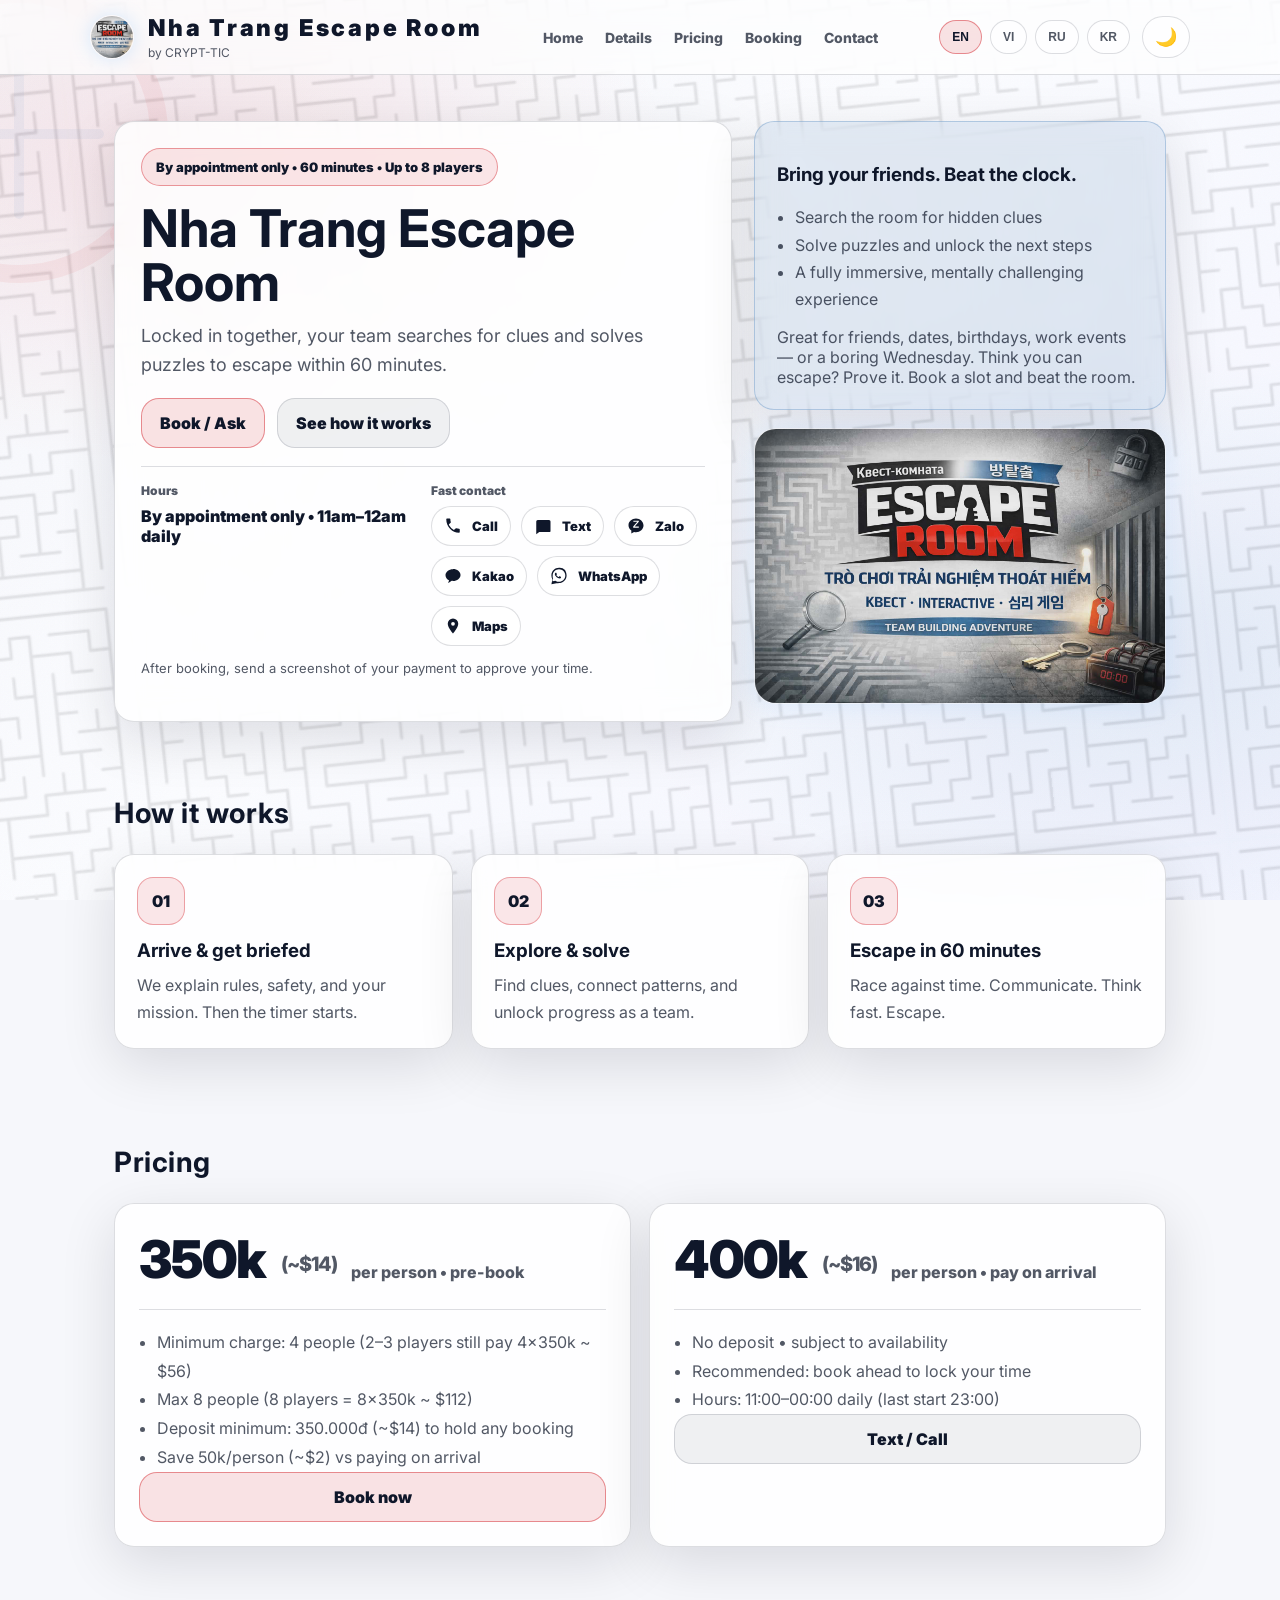
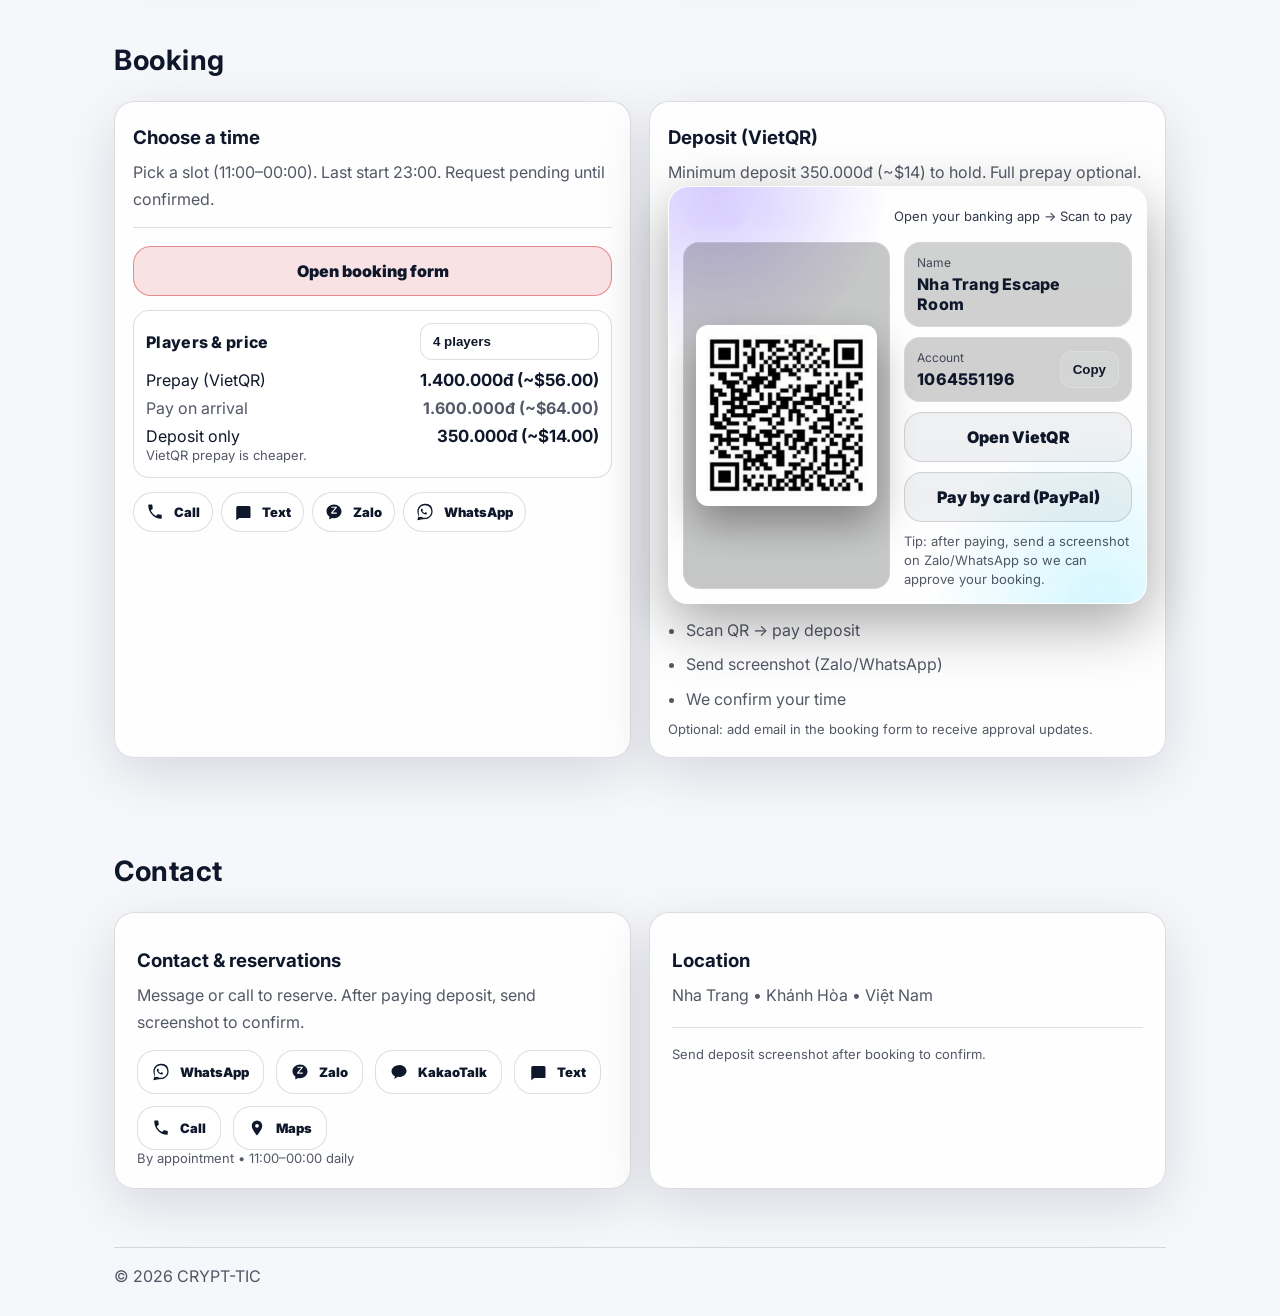
<file: index.html>
<!doctype html>
<html lang="en">
<head>
  <meta charset="utf-8"/>
  <meta name="viewport" content="width=device-width,initial-scale=1"/>
  <title>Nha Trang Escape Room by CRYPT-TIC • Nha Trang</title>
  <meta name="description" content="Escape room in Nha Trang. Book a time, pay deposit, and play in 60 minutes."/>
  <link rel="preconnect" href="https://fonts.googleapis.com">
  <link rel="preconnect" href="https://fonts.gstatic.com" crossorigin>
  <link href="https://fonts.googleapis.com/css2?family=Inter:wght@400;600;800;900&display=swap" rel="stylesheet">
  <link rel="stylesheet" href="styles.css"/>
</head>
<body>
  <div class="bg" aria-hidden="true"></div>

  <header class="topbar">
    <div class="wrap topbar-inner">
      <div class="brand">
        <img class="logo" src="[data-uri]" alt="Logo">
        <div class="brand-text">
          <div class="brand-title">Nha Trang Escape Room</div>
          <div class="brand-sub">by CRYPT-TIC</div>
        </div>
      </div>

      <button id="nav-toggle" class="nav-toggle" type="button" aria-label="Menu">☰</button>

      <nav class="nav">
        <a href="#home" data-i18n="nav_home">Home</a>
        <a href="#details" data-i18n="nav_details">Details</a>
        <a href="#pricing" data-i18n="nav_pricing">Pricing</a>
        <a href="#booking" data-i18n="nav_booking">Booking</a>
        <a href="#contact" data-i18n="nav_contact">Contact</a>
      </nav>

      <div class="lang-and-mode">
        <div class="lang">
          <button class="lang-btn" data-lang="en" type="button">EN</button>
          <button class="lang-btn" data-lang="vi" type="button">VI</button>
          <button class="lang-btn" data-lang="ru" type="button">RU</button>
          <button class="lang-btn" data-lang="ko" type="button">KR</button>
        </div>
        <button id="dark-toggle" class="dark-toggle" type="button" aria-label="Dark mode">🌙</button>
      </div>
    </div>
  </header>

  <main class="wrap">
    <section id="home" class="hero">
      <div class="hero-card">
        <div class="pill" data-i18n="pill">Private bookings • 60 minutes • Up to 8 players</div>
        <h1 data-i18n="hero_title">Nha Trang Escape Room</h1>
        <p class="lead" data-i18n="hero_lead">Locked in together, your team searches for clues and solves puzzles to escape within 60 minutes.</p>

        <div class="cta-row">
          <a class="btn primary" href="#booking" data-i18n="cta_book">Book / Ask</a>
          <a class="btn ghost" href="#details" data-i18n="cta_learn">See how it works</a>
        </div>

        <div class="quick">
          <div class="quick-item">
            <div class="quick-label" data-i18n="quick_hours_label">Hours</div>
            <div class="quick-value" data-i18n="quick_hours_value">By appointment • 11am–12am daily</div>
          </div>

          <div class="quick-item">
            <div class="quick-label" data-i18n="quick_phone_label">Fast contact</div>
            <div class="quick-actions">
              <a class="chip" href="#" data-link="tel"><svg viewBox='0 0 24 24' width='18' height='18' fill='currentColor' aria-hidden='true'><path d='M6.62 10.79a15.05 15.05 0 0 0 6.59 6.59l2.2-2.2a1 1 0 0 1 1.01-.24c1.12.37 2.33.57 3.58.57a1 1 0 0 1 1 1V20a1 1 0 0 1-1 1C10.85 21 3 13.15 3 3a1 1 0 0 1 1-1h3.5a1 1 0 0 1 1 1c0 1.25.2 2.46.57 3.58a1 1 0 0 1-.24 1.01l-2.2 2.2z'/></svg><span data-i18n="btn_call">Call</span></a>
              <a class="chip" href="#" data-link="sms"><svg viewBox='0 0 24 24' width='18' height='18' fill='currentColor' aria-hidden='true'><path d='M4 4h16a2 2 0 0 1 2 2v13a1 1 0 0 1-1 1H7l-4 3V6a2 2 0 0 1 2-2zm2 5h12v2H6V9zm0 4h9v2H6v-2z'/></svg><span data-i18n="btn_text">Text</span></a>
              <a class="chip" href="#" data-link="zalo"><svg viewBox='0 0 24 24' width='18' height='18' fill='currentColor' aria-hidden='true'><path d='M12 2C6.48 2 2 6.02 2 10.97c0 2.84 1.47 5.37 3.77 7.03V22l3.66-2.01c.83.2 1.7.31 2.57.31 5.52 0 10-4.02 10-8.97S17.52 2 12 2zm3.73 12.21H8.27v-1.46l5.52-6.3H8.5V5h7.23v1.46l-5.52 6.3h5.52v1.45z'/></svg><span>Zalo</span></a>
              <a class="chip" href="#" data-link="kakao"><svg viewBox="0 0 24 24" width="18" height="18" fill="currentColor" aria-hidden="true"><path d="M12 3C6.48 3 2 6.58 2 11c0 2.86 1.88 5.39 4.7 6.82-.2.7-.74 2.56-.85 3-.14.58.21.57.44.42.18-.12 2.88-1.95 4.05-2.75.55.08 1.12.12 1.7.12 5.52 0 10-3.58 10-8s-4.48-8-10-8z"/></svg><span>Kakao</span></a>
              <a class="chip" href="#" data-link="whatsapp"><svg viewBox='0 0 32 32' width='18' height='18' fill='currentColor' aria-hidden='true'><path d='M19.11 17.37c-.27-.14-1.62-.8-1.87-.89-.25-.09-.43-.14-.61.14-.18.27-.7.89-.86 1.07-.16.18-.32.2-.59.07-.27-.14-1.15-.42-2.19-1.35-.81-.72-1.36-1.61-1.52-1.88-.16-.27-.02-.41.12-.55.12-.12.27-.32.41-.48.14-.16.18-.27.27-.45.09-.18.05-.34-.02-.48-.07-.14-.61-1.47-.84-2.01-.22-.54-.45-.46-.61-.47h-.52c-.18 0-.48.07-.73.34-.25.27-.95.93-.95 2.27s.97 2.64 1.11 2.82c.14.18 1.91 2.91 4.63 4.08.65.28 1.16.45 1.55.58.65.21 1.25.18 1.72.11.52-.08 1.62-.66 1.85-1.3.23-.64.23-1.19.16-1.3-.07-.11-.25-.18-.52-.32z'/><path d='M26.7 5.3A13.48 13.48 0 0 0 16 1.5C8.54 1.5 2.5 7.54 2.5 15c0 2.38.62 4.7 1.8 6.74L2.5 30.5l9-1.76A13.43 13.43 0 0 0 16 28.5c7.46 0 13.5-6.04 13.5-13.5 0-3.6-1.4-6.98-2.8-9.7zM16 26.3c-2.03 0-4.02-.55-5.76-1.6l-.41-.24-5.34 1.04 1.01-5.2-.27-.43A11.22 11.22 0 0 1 4.8 15C4.8 8.8 9.8 3.8 16 3.8S27.2 8.8 27.2 15 22.2 26.3 16 26.3z'/></svg><span>WhatsApp</span></a>
              <a class="chip" href="#" data-link="maps"><svg viewBox='0 0 24 24' width='18' height='18' fill='currentColor' aria-hidden='true'><path d='M12 2a7 7 0 0 1 7 7c0 5.25-7 13-7 13S5 14.25 5 9a7 7 0 0 1 7-7zm0 9.5a2.5 2.5 0 1 0 0-5 2.5 2.5 0 0 0 0 5z'/></svg><span data-i18n="btn_maps">Maps</span></a>
            </div>
          </div>
        </div>

        <div class="muted small hint-inline" data-i18n="screenshot_note">After booking, send a screenshot of your payment to approve your time.</div>
      </div>

      <div class="hero-side">
        <div class="panel panel-dark hero-story">
          <h3 data-i18n="side_title">Bring your friends. Beat the clock.</h3>
          <ul class="bullets">
            <li data-i18n="b1">Search the room for hidden clues</li>
            <li data-i18n="b2">Solve puzzles and unlock the next steps</li>
            <li data-i18n="b3">A fully immersive, mentally challenging experience</li>
          </ul>
          <div class="note" data-i18n="side_note">Great for friends, dates, birthdays, work events — or a boring Wednesday. Think you can escape? Prove it. Book a slot and beat the room.</div>
        </div>
        <div class="heroMedia">
          <img src="[data-uri]" alt="Nha Trang Escape Room">
        </div>

      </div>
    </section>

    <section id="details" class="section">
      <h2 data-i18n="details_title">How it works</h2>
      <div class="grid-3">
        <div class="card">
          <div class="card-num">01</div>
          <h3 data-i18n="d1_title">Arrive & get briefed</h3>
          <p data-i18n="d1_text">We explain rules, safety, and your mission. Then the timer starts.</p>
        </div>
        <div class="card">
          <div class="card-num">02</div>
          <h3 data-i18n="d2_title">Explore & solve</h3>
          <p data-i18n="d2_text">Find clues, connect patterns, and unlock progress as a team.</p>
        </div>
        <div class="card">
          <div class="card-num">03</div>
          <h3 data-i18n="d3_title">Escape in 60 minutes</h3>
          <p data-i18n="d3_text">Race against time. Communicate. Think fast. Escape.</p>
        </div>
      </div>
    </section>

    <section id="pricing" class="section">
      <h2 data-i18n="pricing_title">Pricing</h2>
      <div class="pricing">
        <div class="price-card">
          <div class="price-top">
            <div class="price-big">350k <span class="price-usd">(~$14)</span></div>
            <div class="price-sub" data-i18n="price_prebook_sub">per person • pre-book</div>
          </div>
          <div class="divider"></div>
          <ul class="checklist">
            <li data-i18n="price_min_charge">Minimum charge: 4 people (2–3 players still pay 4×350k)</li>
            <li data-i18n="price_max">Max 8 people (8 players = 8×350k)</li>
            <li data-i18n="price_deposit">Deposit minimum: 350.000đ to hold any booking</li>
            <li data-i18n="price_save">Save 50k/person vs paying on arrival</li>
          </ul>
          <a class="btn primary full" href="#" id="book-now" data-i18n="cta_booknow">Book now</a>
        </div>

        <div class="price-card">
          <div class="price-top">
            <div class="price-big">400k <span class="price-usd">(~$16)</span></div>
            <div class="price-sub" data-i18n="price_walkin_sub">per person • pay on arrival</div>
          </div>
          <div class="divider"></div>
          <ul class="checklist">
            <li data-i18n="price_walkin_rule1">No deposit • subject to availability</li>
            <li data-i18n="price_walkin_rule2">Recommended: book ahead to lock your time</li>
            <li data-i18n="price_hours">Hours: 11:00–00:00 daily (last start 23:00)</li>
          </ul>
          <a class="btn ghost full" href="#contact" data-i18n="cta_textcall">Text / Call</a>
        </div>
      </div>
    </section>

    <section id="booking" class="section">
      <h2 data-i18n="booking_title">Booking</h2>
      <div class="contact compact">
        <div class="card">
          <h3 data-i18n="booking_calendar_title">Choose a time</h3>
<p class="muted" style="margin-top:10px" data-i18n="booking_calendar_text">Pick a slot (11:00–00:00). Last start 23:00. Request pending until confirmed.</p>
          <div class="divider" style="margin-top:14px"></div>
          <a class="btn primary full booking-open-top" href="#" id="openBookingBtn" target="_blank" rel="noopener" data-i18n="booking_open">Open booking form</a>


          

          

          <div class="paycalc" aria-label="Price calculator" style="margin-top:14px;">
                  <div class="paycalc-top">
                    <div class="paycalc-title">Players & price</div>
                    <div class="paycalc-select">
                      <label for="calcPlayers" class="sr-only">Players</label>
                      <select id="calcPlayers" aria-label="Players"></select>
                    </div>
                  </div>
                  <div class="paycalc-lines">
                    <div class="paycalc-line"><span>Prepay (VietQR)</span><strong id="calcPrepay">—</strong></div>
                    <div class="paycalc-line muted"><span>Pay on arrival</span><strong id="calcArrival">—</strong></div>
                    <div class="paycalc-line"><span>Deposit only</span><strong id="calcDeposit">—</strong></div>
                  </div>
                  <div class="muted small" id="calcNote">Minimum charge applies (4 players). VietQR prepay is cheaper.</div>
                </div>

<div class="booking-actions" style="margin-top:14px">
            <a class="chip" href="#" data-link="tel"><svg viewBox='0 0 24 24' width='18' height='18' fill='currentColor' aria-hidden='true'><path d='M6.62 10.79a15.05 15.05 0 0 0 6.59 6.59l2.2-2.2a1 1 0 0 1 1.01-.24c1.12.37 2.33.57 3.58.57a1 1 0 0 1 1 1V20a1 1 0 0 1-1 1C10.85 21 3 13.15 3 3a1 1 0 0 1 1-1h3.5a1 1 0 0 1 1 1c0 1.25.2 2.46.57 3.58a1 1 0 0 1-.24 1.01l-2.2 2.2z'/></svg><span data-i18n="btn_call">Call</span></a>
            <a class="chip" href="#" data-link="sms"><svg viewBox='0 0 24 24' width='18' height='18' fill='currentColor' aria-hidden='true'><path d='M4 4h16a2 2 0 0 1 2 2v13a1 1 0 0 1-1 1H7l-4 3V6a2 2 0 0 1 2-2zm2 5h12v2H6V9zm0 4h9v2H6v-2z'/></svg><span data-i18n="btn_text">Text</span></a>
            <a class="chip" href="#" data-link="zalo"><svg viewBox='0 0 24 24' width='18' height='18' fill='currentColor' aria-hidden='true'><path d='M12 2C6.48 2 2 6.02 2 10.97c0 2.84 1.47 5.37 3.77 7.03V22l3.66-2.01c.83.2 1.7.31 2.57.31 5.52 0 10-4.02 10-8.97S17.52 2 12 2zm3.73 12.21H8.27v-1.46l5.52-6.3H8.5V5h7.23v1.46l-5.52 6.3h5.52v1.45z'/></svg><span>Zalo</span></a>
            <a class="chip" href="#" data-link="whatsapp"><svg viewBox='0 0 32 32' width='18' height='18' fill='currentColor' aria-hidden='true'><path d='M19.11 17.37c-.27-.14-1.62-.8-1.87-.89-.25-.09-.43-.14-.61.14-.18.27-.7.89-.86 1.07-.16.18-.32.2-.59.07-.27-.14-1.15-.42-2.19-1.35-.81-.72-1.36-1.61-1.52-1.88-.16-.27-.02-.41.12-.55.12-.12.27-.32.41-.48.14-.16.18-.27.27-.45.09-.18.05-.34-.02-.48-.07-.14-.61-1.47-.84-2.01-.22-.54-.45-.46-.61-.47h-.52c-.18 0-.48.07-.73.34-.25.27-.95.93-.95 2.27s.97 2.64 1.11 2.82c.14.18 1.91 2.91 4.63 4.08.65.28 1.16.45 1.55.58.65.21 1.25.18 1.72.11.52-.08 1.62-.66 1.85-1.3.23-.64.23-1.19.16-1.3-.07-.11-.25-.18-.52-.32z'/><path d='M26.7 5.3A13.48 13.48 0 0 0 16 1.5C8.54 1.5 2.5 7.54 2.5 15c0 2.38.62 4.7 1.8 6.74L2.5 30.5l9-1.76A13.43 13.43 0 0 0 16 28.5c7.46 0 13.5-6.04 13.5-13.5 0-3.6-1.4-6.98-2.8-9.7zM16 26.3c-2.03 0-4.02-.55-5.76-1.6l-.41-.24-5.34 1.04 1.01-5.2-.27-.43A11.22 11.22 0 0 1 4.8 15C4.8 8.8 9.8 3.8 16 3.8S27.2 8.8 27.2 15 22.2 26.3 16 26.3z'/></svg><span>WhatsApp</span></a>
          </div>

          <!-- Duplicate booking CTA removed: keep only the TOP Open booking form button -->
        </div>

        <div class="card">
          <h3 data-i18n="booking_deposit_title">Deposit (VietQR)</h3>
          <p class="muted" data-i18n="booking_deposit_text">Minimum deposit 350.000đ (~$14) to hold. Full prepay optional.</p>
                    <div class="paycard">
            <div class="paycard-head">
              <div class="paycard-logos" aria-hidden="true">
                <span class="logo-chip vietqr">VietQR</span>
                <span class="logo-chip vietpay">VietPay</span>
              </div>
              <div class="paycard-note" data-i18n="pay_note">Open your banking app → Scan to pay</div>
            </div>

            <div class="paycard-body">
              <div class="paycard-qr">
                <img id="vietqr" src="" alt="VietQR payment QR" class="qr-code" loading="lazy">
              </div>

              <div class="paycard-info">
                <div class="payrow">
                  <div class="k" data-i18n="pay_name_label">Name</div>
                  <div class="v">Nha Trang Escape Room</div>
                </div>
                <div class="payrow">
                  <div class="k" data-i18n="pay_account_label">Account</div>
                  <div class="v">1064551196</div>
                  <button class="copy" data-copy="1064551196" type="button" aria-label="Copy account" data-i18n="copy_btn">Copy</button>
                </div>


                <a id="open-vietqr" class="btn ghost full" href="#" target="_blank" rel="noopener" data-i18n="booking_open_vietqr">Open VietQR</a>
                <a id="pay-card" class="btn ghost full" href="#" target="_blank" rel="noopener">Pay by card (PayPal)</a>
                <div class="muted small" data-i18n="pay_tip">Tip: after paying, send a screenshot on Zalo/WhatsApp so we can approve your booking.</div>
              </div>
            </div>
          </div>
          <ul class="checklist">
            <li data-i18n="booking_step1">Scan QR → pay deposit</li>
            <li data-i18n="booking_step2">Send screenshot (SMS/Zalo/WhatsApp)</li>
            <li data-i18n="booking_step3">We confirm your time</li>
          </ul>
          <div class="muted small" data-i18n="booking_email_note">Optional: add email in the booking form to receive approval updates.</div>
        </div>
      </div>
    </section>

    <section id="contact" class="section">
      <h2 data-i18n="contact_title">Contact</h2>
      <div class="contact compact">
        <div class="card">
          <h3 data-i18n="contact_book">Contact & reservations</h3>
          <p class="muted" data-i18n="contact_text">Message or call to reserve. After paying deposit, send screenshot to confirm.</p>

          <div class="social-buttons">
            <a class="chip big" href="#" data-link="whatsapp"><svg viewBox='0 0 32 32' width='18' height='18' fill='currentColor' aria-hidden='true'><path d='M19.11 17.37c-.27-.14-1.62-.8-1.87-.89-.25-.09-.43-.14-.61.14-.18.27-.7.89-.86 1.07-.16.18-.32.2-.59.07-.27-.14-1.15-.42-2.19-1.35-.81-.72-1.36-1.61-1.52-1.88-.16-.27-.02-.41.12-.55.12-.12.27-.32.41-.48.14-.16.18-.27.27-.45.09-.18.05-.34-.02-.48-.07-.14-.61-1.47-.84-2.01-.22-.54-.45-.46-.61-.47h-.52c-.18 0-.48.07-.73.34-.25.27-.95.93-.95 2.27s.97 2.64 1.11 2.82c.14.18 1.91 2.91 4.63 4.08.65.28 1.16.45 1.55.58.65.21 1.25.18 1.72.11.52-.08 1.62-.66 1.85-1.3.23-.64.23-1.19.16-1.3-.07-.11-.25-.18-.52-.32z'/><path d='M26.7 5.3A13.48 13.48 0 0 0 16 1.5C8.54 1.5 2.5 7.54 2.5 15c0 2.38.62 4.7 1.8 6.74L2.5 30.5l9-1.76A13.43 13.43 0 0 0 16 28.5c7.46 0 13.5-6.04 13.5-13.5 0-3.6-1.4-6.98-2.8-9.7zM16 26.3c-2.03 0-4.02-.55-5.76-1.6l-.41-.24-5.34 1.04 1.01-5.2-.27-.43A11.22 11.22 0 0 1 4.8 15C4.8 8.8 9.8 3.8 16 3.8S27.2 8.8 27.2 15 22.2 26.3 16 26.3z'/></svg><span>WhatsApp</span></a>
            <a class="chip big" href="#" data-link="zalo"><svg viewBox='0 0 24 24' width='18' height='18' fill='currentColor' aria-hidden='true'><path d='M12 2C6.48 2 2 6.02 2 10.97c0 2.84 1.47 5.37 3.77 7.03V22l3.66-2.01c.83.2 1.7.31 2.57.31 5.52 0 10-4.02 10-8.97S17.52 2 12 2zm3.73 12.21H8.27v-1.46l5.52-6.3H8.5V5h7.23v1.46l-5.52 6.3h5.52v1.45z'/></svg><span>Zalo</span></a>
            <a class="chip big" href="#" data-link="kakao"><svg viewBox="0 0 24 24" width="18" height="18" fill="currentColor" aria-hidden="true"><path d="M12 3C6.48 3 2 6.58 2 11c0 2.86 1.88 5.39 4.7 6.82-.2.7-.74 2.56-.85 3-.14.58.21.57.44.42.18-.12 2.88-1.95 4.05-2.75.55.08 1.12.12 1.7.12 5.52 0 10-3.58 10-8s-4.48-8-10-8z"/></svg><span>KakaoTalk</span></a>
            <a class="chip big" href="#" data-link="sms"><svg viewBox='0 0 24 24' width='18' height='18' fill='currentColor' aria-hidden='true'><path d='M4 4h16a2 2 0 0 1 2 2v13a1 1 0 0 1-1 1H7l-4 3V6a2 2 0 0 1 2-2zm2 5h12v2H6V9zm0 4h9v2H6v-2z'/></svg><span data-i18n="btn_text">Text</span></a>
            <a class="chip big" href="#" data-link="tel"><svg viewBox='0 0 24 24' width='18' height='18' fill='currentColor' aria-hidden='true'><path d='M6.62 10.79a15.05 15.05 0 0 0 6.59 6.59l2.2-2.2a1 1 0 0 1 1.01-.24c1.12.37 2.33.57 3.58.57a1 1 0 0 1 1 1V20a1 1 0 0 1-1 1C10.85 21 3 13.15 3 3a1 1 0 0 1 1-1h3.5a1 1 0 0 1 1 1c0 1.25.2 2.46.57 3.58a1 1 0 0 1-.24 1.01l-2.2 2.2z'/></svg><span data-i18n="btn_call">Call</span></a>
            <a class="chip big" href="#" data-link="maps"><svg viewBox='0 0 24 24' width='18' height='18' fill='currentColor' aria-hidden='true'><path d='M12 2a7 7 0 0 1 7 7c0 5.25-7 13-7 13S5 14.25 5 9a7 7 0 0 1 7-7zm0 9.5a2.5 2.5 0 1 0 0-5 2.5 2.5 0 0 0 0 5z'/></svg><span data-i18n="btn_maps">Maps</span></a>
          </div>

          <div class="small muted" data-i18n="contact_hours">By appointment • 11:00–00:00 daily</div>
        </div>

        <div class="card">
          <h3 data-i18n="contact_location_title">Location</h3>
          <p class="muted" data-i18n="contact_location_text">Nha Trang • Khánh Hòa • Việt Nam</p>
          <div class="divider"></div>
          <div class="small muted" data-i18n="contact_note">Send deposit screenshot after booking to confirm.</div>
        </div>
      </div>
    </section>

    <footer class="footer">
      <div class="muted">© <span id="year"></span> CRYPT-TIC</div>
    </footer>
  </main>

  <script src="app.js"></script>
</body>
</html>
</file>
<file: styles.css>
:root{
  --bg:#f6f7fb;
  --card:rgba(255,255,255,.86);
  --text:#0f172a;
  --muted:rgba(15,23,42,.72);
  --line:rgba(15,23,42,.14);
  --accent:#d11c24;
  --accent2:#1d5fa7;
  --shadow:0 16px 55px rgba(2,6,23,.12);
  --glow:0 0 28px rgba(120,190,255,.18);
  --r:20px;
  --max:1100px;
  --pad:24px;
  --glass:blur(14px);
}
body.dark{
  --bg:#0b1220;
  --card:rgba(15,23,42,.82);
  --text:#f1f5f9;
  --muted:rgba(241,245,249,.74);
  --line:rgba(255,255,255,.14);
  --shadow:0 18px 70px rgba(0,0,0,.50);
}
*{box-sizing:border-box}
html,body{height:100%}
body{
  margin:0;
  font-family: Inter, system-ui, -apple-system, Segoe UI, Roboto, Arial, sans-serif;
  background:var(--bg);
  color:var(--text);
  overflow-x:hidden;
  transition:background .35s, color .35s;
}
.wrap{width:min(var(--max), calc(100% - 48px)); margin:0 auto; padding:0 var(--pad);}

.bg{
  position:fixed;
  inset:0;
  z-index:-3;
  background:
    radial-gradient(900px 520px at 12% 18%, rgba(209,28,36,.10), transparent 58%),
    radial-gradient(900px 520px at 88% 72%, rgba(29,95,167,.10), transparent 58%),
    linear-gradient(135deg, #f5f6fb 0%, #fbfcff 45%, #f2f4ff 100%);
  overflow:hidden;
}

/* Animated maze layer (subtle) */
.bg::before{
  content:"";
  position:absolute;
  inset:-20%;
  background-image: url("maze.webp");
  background-repeat: repeat;
  background-size: 360px 360px;
  opacity: .10;
  animation: mazeDrift 48s linear infinite;
  pointer-events:none;
  transform: rotate(-6deg) translateZ(0);
}

/* magnifying glass + light grain */
.bg::after{
  content:"";
  position:absolute;
  inset:-30%;
  background-image:
    url("data:image/svg+xml,%3Csvg%20xmlns%3D%22http%3A%2F%2Fwww.w3.org%2F2000%2Fsvg%22%20width%3D%22520%22%20height%3D%22520%22%20viewBox%3D%220%200%20520%20520%22%3E%0A%3Cg%20fill%3D%22none%22%20stroke%3D%22rgba%28209%2C28%2C36%2C0.22%29%22%20stroke-width%3D%2218%22%20stroke-linecap%3D%22round%22%20stroke-linejoin%3D%22round%22%3E%0A%3Ccircle%20cx%3D%22220%22%20cy%3D%22220%22%20r%3D%22140%22%2F%3E%0A%3Cpath%20d%3D%22M320%20320L430%20430%22%2F%3E%0A%3C%2Fg%3E%0A%3Cg%20fill%3D%22none%22%20stroke%3D%22rgba%2829%2C95%2C167%2C0.18%29%22%20stroke-width%3D%2210%22%20stroke-linecap%3D%22round%22%3E%0A%3Cpath%20d%3D%22M140%20220h160M220%20140v160%22%2F%3E%0A%3C%2Fg%3E%0A%3C%2Fsvg%3E"),
    url("data:image/svg+xml,%3Csvg%20xmlns%3D%27http%3A//www.w3.org/2000/svg%27%20width%3D%27200%27%20height%3D%27200%27%3E%3Cfilter%20id%3D%27n%27%3E%3CfeTurbulence%20type%3D%27fractalNoise%27%20baseFrequency%3D%270.9%27%20numOctaves%3D%272%27%20stitchTiles%3D%27stitch%27/%3E%3C/filter%3E%3Crect%20width%3D%27200%27%20height%3D%27200%27%20filter%3D%27url(%23n)%27%20opacity%3D%270.09%27/%3E%3C/svg%3E");
  background-repeat:no-repeat, repeat;
  background-position: 12% 20%, 0 0;
  background-size: 520px 520px, 200px 200px;
  opacity: .28;
  pointer-events:none;
}

@keyframes mazeDrift{
  0% { background-position: 0 0; }
  100% { background-position: 420px 260px; }
}

body.dark .bg{
  background:
    radial-gradient(900px 520px at 12% 18%, rgba(209,28,36,.14), transparent 60%),
    radial-gradient(900px 520px at 88% 72%, rgba(29,95,167,.14), transparent 60%),
    linear-gradient(135deg, #070b14 0%, #0b1220 45%, #0a1020 100%);
}
body.dark .bg::before{
  opacity:.12;
  filter: invert(1) contrast(1.05);
}
body.dark .bg::after{ opacity:.22; }

.topbar{position:sticky; top:0; z-index:100;
  backdrop-filter:var(--glass);
  background: rgba(255,255,255,.72);
  border-bottom:1px solid var(--line);
}
body.dark .topbar{background: rgba(11,18,32,.82);}
.topbar-inner{display:flex; align-items:center; justify-content:space-between; gap:14px; padding:14px 0;}

.brand{display:flex; align-items:center; gap:14px; min-width:200px;}
.brand-mark{width:16px;height:38px;border-radius:12px;background:linear-gradient(to bottom,var(--accent), rgba(209,28,36,.35));box-shadow:0 0 0 2px rgba(255,255,255,.18) inset;}
body.dark .brand-mark{background:linear-gradient(to bottom,var(--accent2), rgba(29,95,167,.55));}
.brand-title{font-weight:900; letter-spacing:.12em; font-size:1.45rem;}
.brand-sub{font-size:12px; color:var(--muted); margin-top:3px;}

.nav{display:none; gap:22px;}
@media(min-width:860px){.nav{display:flex}}
.nav a{color:var(--muted); text-decoration:none; font-weight:800; font-size:14px;}
.nav a:hover{color:var(--text);}

.lang-and-mode{display:flex; gap:12px; align-items:center;}
.lang{display:flex; gap:8px; flex-wrap:wrap;}
.lang-btn{border:1px solid var(--line); background: rgba(255,255,255,.55); color: var(--muted); padding:9px 12px; border-radius:999px; cursor:pointer; font-weight:900; font-size:12px; transition: transform .18s, background .18s;}
body.dark .lang-btn{background: rgba(255,255,255,.06);}
.lang-btn:hover{transform: translateY(-1px);}
.lang-btn.active{border-color: rgba(209,28,36,.45); background: rgba(209,28,36,.12); color: var(--text);}
body.dark .lang-btn.active{border-color: rgba(29,95,167,.55); background: rgba(29,95,167,.18);}
.dark-toggle{border:1px solid var(--line); background: rgba(255,255,255,.55); border-radius: 999px; padding:9px 12px; cursor:pointer; font-size:18px;}
body.dark .dark-toggle{background: rgba(255,255,255,.06);}

.hero{display:grid; grid-template-columns: 1.2fr .8fr; gap:22px; padding:46px 0 26px;}
@media(max-width:900px){.hero{grid-template-columns:1fr; padding-top:22px;}}

.hero-card, .panel, .card, .price-card{background: var(--card); border:1px solid var(--line); border-radius: var(--r); box-shadow: var(--shadow); padding:26px; backdrop-filter:var(--glass);}
.pill{display:inline-block; padding:10px 14px; border-radius:999px; border:1px solid rgba(209,28,36,.40); background: rgba(209,28,36,.10); color: var(--text); font-weight:900; font-size:13px;}
body.dark .pill{border-color: rgba(29,95,167,.55); background: rgba(29,95,167,.14);}
h1{margin:16px 0 12px; font-size:clamp(34px,4.3vw,52px); line-height:1.04;}
.lead{margin:0 0 18px; color:var(--muted); font-size:18px; line-height:1.6;}

.cta-row{display:flex; gap:12px; flex-wrap:wrap; margin-top:12px;}
.btn{display:inline-flex; align-items:center; justify-content:center; gap:10px; text-decoration:none; font-weight:900; border-radius:18px; padding:14px 18px; border:1px solid var(--line); color: var(--text); background: rgba(15,23,42,.06); transition: transform .18s, box-shadow .18s, background .18s;}
body.dark .btn{background: rgba(255,255,255,.06);}
.btn:hover{transform: translateY(-2px); box-shadow: 0 10px 28px rgba(2,6,23,.12);}
.btn.primary{background: rgba(209,28,36,.12); border-color: rgba(209,28,36,.45);}
body.dark .btn.primary{background: rgba(29,95,167,.18); border-color: rgba(29,95,167,.55);}
.btn.ghost:hover{background: rgba(255,255,255,.22);}
.btn.full{width:100%;}

.quick{display:grid; grid-template-columns: 1fr 1fr; gap:16px; margin-top:18px; padding-top:16px; border-top:1px solid var(--line);}
@media(max-width:650px){.quick{grid-template-columns:1fr}}
.quick-label{font-size:12px; color:var(--muted); font-weight:900;}
.quick-value{margin-top:8px; font-weight:900;}
.quick-actions, .booking-actions{display:flex; gap:10px; flex-wrap:wrap; margin-top:8px;}
.chip{display:inline-flex; align-items:center; gap:10px; padding:10px 12px; border-radius: 999px; border:1px solid var(--line); background: rgba(255,255,255,.55); color: var(--text); text-decoration:none; font-weight:900; font-size:13px;}
body.dark .chip{background: rgba(255,255,255,.06);}
.chip.big{border-radius:18px; padding:12px 14px;}
.hint-inline{margin-top:14px}
.hero-side{display:flex; flex-direction:column; gap:18px;}
.panel{padding:22px}
.panel-dark{background: rgba(29,95,167,.10); border-color: rgba(29,95,167,.25);}
body.dark .panel-dark{background: rgba(29,95,167,.18);}
.bullets{margin:0; padding-left:18px; color:var(--muted); line-height:1.7;}
.note{margin-top:12px; color:var(--muted)}

.section{padding:48px 0}
h2{margin:0 0 24px; font-size:28px; letter-spacing:.02em}
.grid-3{display:grid; grid-template-columns: repeat(3, 1fr); gap:18px;}
@media(max-width:900px){.grid-3{grid-template-columns:1fr}}
.card{padding:22px}
.card-num{width:48px; height:48px; border-radius:16px; display:flex; align-items:center; justify-content:center; font-weight:900; border:1px solid rgba(209,28,36,.35); background: rgba(209,28,36,.10);}
body.dark .card-num{border-color: rgba(29,95,167,.55); background: rgba(29,95,167,.14);}
.card h3{margin:14px 0 10px}
.card p{margin:0; color:var(--muted); line-height:1.7}

.pricing{display:grid; grid-template-columns: 1fr 1fr; gap:18px;}
@media(max-width:900px){.pricing{grid-template-columns:1fr}}
.price-card{padding:24px}
.price-top{display:flex; align-items:baseline; gap:14px}
.price-big{font-size:52px; font-weight:900; letter-spacing:-.02em}
.price-sub{color:var(--muted); font-weight:800}
.divider{height:1px; background:var(--line); margin:18px 0}
.checklist{margin:0; padding-left:18px; color:var(--muted); line-height:1.8}

.contact.compact{display:grid; grid-template-columns: 1fr 1fr; gap:18px}
@media(max-width:900px){.contact.compact{grid-template-columns:1fr}}

.qr-container{text-align:center; margin:18px 0; padding:16px; border-radius:18px; border:1px solid var(--line); background: rgba(255,255,255,.45);}
body.dark .qr-container{background: rgba(255,255,255,.06)}
.qr-code{max-width:230px; width:100%; height:auto; border-radius:16px; box-shadow: 0 14px 36px rgba(0,0,0,.18)}

.booking-embed{width:100%; height:clamp(420px, 72vh, 760px); border:1px solid var(--line); border-radius:18px; background: rgba(255,255,255,.35);}
body.dark .booking-embed{background: rgba(255,255,255,.06)}
.embed-toggle{margin-top:12px}
.embed-toggle summary{cursor:pointer; color:var(--muted); font-weight:900; list-style:none;}
.embed-toggle summary::-webkit-details-marker{display:none;}
.embed-toggle summary::after{content:"▾"; margin-left:10px; font-size:14px;}
.embed-toggle[open] summary::after{content:"▴";}
.embed-toggle .booking-embed{height:620px; margin-top:12px;}
@media(max-width:900px){
  .embed-toggle .booking-embed{height:640px;}
}
.social-buttons{display:flex; gap:12px; flex-wrap:wrap; margin-top:14px}

.footer{display:flex; justify-content:space-between; gap:12px; border-top:1px solid var(--line); padding:18px 0 30px; margin-top:10px}
.muted{color:var(--muted)}
.small{font-size:13px}

/* Mobile nav */
.nav-toggle{
  display:none;
  border:1px solid var(--line);
  background:var(--card);
  backdrop-filter: var(--glass);
  -webkit-backdrop-filter: var(--glass);
  border-radius:14px;
  padding:10px 12px;
  font-size:18px;
  line-height:1;
  color:var(--text);
  box-shadow:0 10px 30px rgba(2,6,23,.10);
}
@media (max-width: 900px){
  .nav-toggle{display:inline-flex; align-items:center; justify-content:center;}
  .nav{
    position:fixed;
    top:74px;
    right:18px;
    left:18px;
    display:flex;
    flex-direction:column;
    gap:8px;
    padding:14px;
    border:1px solid var(--line);
    background:var(--card);
    backdrop-filter: var(--glass);
    -webkit-backdrop-filter: var(--glass);
    border-radius:18px;
    box-shadow: var(--shadow);
    transform: translateY(-14px);
    opacity:0;
    pointer-events:none;
    transition: .22s ease;
  }
  body.nav-open .nav{
    transform: translateY(0);
    opacity:1;
    pointer-events:auto;
  }
}


/* Payment card (VietQR) */
.paycard{
  border-radius: 20px;
  border: 1px solid rgba(255,255,255,.14);
  background: linear-gradient(180deg, rgba(255,255,255,.09), rgba(255,255,255,.05));
  box-shadow: 0 20px 60px rgba(0,0,0,.35), 0 0 0 1px rgba(255,255,255,.04) inset;
  overflow: hidden;
  position: relative;
}
.paycard:before{
  content:"";
  position:absolute; inset:-2px;
  background: radial-gradient(60% 70% at 10% 0%, rgba(124,92,255,.35), transparent 60%),
              radial-gradient(60% 70% at 90% 100%, rgba(0,212,255,.18), transparent 60%);
  pointer-events:none;
  opacity:.9;
}
.paycard > *{ position:relative; }

.paycard-head{
  display:flex;
  align-items:center;
  justify-content:space-between;
  gap:12px;
  padding:14px 14px 12px;
}
.paycard-note{ font-size:13px; opacity:.85; }
.paycard-logos{ display:flex; gap:8px; flex-wrap:wrap; }

.logo-chip{
  display:inline-flex;
  align-items:center;
  padding:6px 10px;
  border-radius:999px;
  font-size:12px;
  font-weight:700;
  letter-spacing:.2px;
  border:1px solid rgba(255,255,255,.18);
  background: rgba(0,0,0,.18);
  backdrop-filter: blur(10px);
}
.logo-chip.vietqr{ box-shadow: 0 0 0 1px rgba(124,92,255,.25) inset, 0 0 24px rgba(124,92,255,.25); }
.logo-chip.vietpay{ box-shadow: 0 0 0 1px rgba(0,212,255,.18) inset, 0 0 24px rgba(0,212,255,.18); }

.paycard-body{
  display:grid;
  grid-template-columns: 1fr 1.1fr;
  gap:14px;
  padding: 0 14px 14px;
}
.paycard-qr{
  display:flex;
  align-items:center;
  justify-content:center;
  padding:12px;
  border-radius:16px;
  border:1px solid rgba(255,255,255,.16);
  background: rgba(0,0,0,.22);
}
.paycard-qr .qr-code{
  width:100%;
  max-width: 260px;
  height:auto;
  border-radius:12px;
  background:#fff;
  padding:10px;
  box-shadow: 0 18px 40px rgba(0,0,0,.35);
}
.paycard-info{
  display:flex;
  flex-direction:column;
  gap:10px;
  justify-content:center;
}
.payrow{
  display:grid;
  grid-template-columns: 1fr auto;
  grid-template-areas:
    "k copy"
    "v copy";
  gap:4px 10px;
  padding:12px;
  border-radius:16px;
  border:1px solid rgba(255,255,255,.14);
  background: rgba(0,0,0,.18);
}
.payrow .k{ grid-area:k; font-size:12px; opacity:.75; }
.payrow .v{ grid-area:v; font-weight:800; letter-spacing:.2px; word-break:break-word; }
.payrow .copy{
  grid-area:copy;
  align-self:center;
  justify-self:end;
  border-radius:12px;
  padding:10px 12px;
  border:1px solid rgba(255,255,255,.18);
  background: rgba(255,255,255,.08);
  color: inherit;
  font-weight:800;
  cursor:pointer;
}
.payrow .copy:active{ transform: translateY(1px); }
.payrow .copy.copied{
  border-color: rgba(0,212,255,.35);
  box-shadow: 0 0 0 1px rgba(0,212,255,.22) inset, 0 0 20px rgba(0,212,255,.18);
}

@media (max-width: 840px){
  .paycard-body{ grid-template-columns: 1fr; }
  .paycard-qr .qr-code{ max-width: 320px; }
}


/* --- Compact booking + deposit --- */
#booking .card{padding:18px}
#booking .card h3{margin-top:6px}
#booking .muted.small{line-height:1.45}
#booking .checklist{margin:12px 0 0; padding-left:18px}
#booking .checklist li{margin:6px 0}

/* Hide broken embed toggle (removed) safety */
.embed-toggle{display:none !important}

/* Screen reader only */
.sr-only{position:absolute;width:1px;height:1px;padding:0;margin:-1px;overflow:hidden;clip:rect(0,0,0,0);white-space:nowrap;border:0}

/* Payment calculator */
.paycalc{margin-top:14px;border:1px solid var(--line);border-radius:16px;padding:12px;background:rgba(255,255,255,.55);backdrop-filter:var(--glass)}
body.dark .paycalc{background:rgba(0,0,0,.25)}
.paycalc-top{display:flex;align-items:center;justify-content:space-between;gap:10px}
.paycalc-title{font-weight:800;letter-spacing:.3px}
.paycalc select{appearance:none;border:1px solid var(--line);background:rgba(255,255,255,.6);color:var(--text);border-radius:12px;padding:10px 12px;font-weight:700}
body.dark .paycalc select{background:rgba(0,0,0,.35)}
.paycalc-lines{margin-top:10px;display:grid;gap:8px}
.paycalc-line{display:flex;align-items:baseline;justify-content:space-between;gap:10px}
.paycalc-line strong{font-size:1.05rem}
.paycalc-line.muted strong{font-size:1rem}

/* Make booking actions tighter */
.booking-actions{display:flex;flex-wrap:wrap;gap:8px}


.logo{width:44px;height:44px;border-radius:50%;object-fit:cover;border:1px solid rgba(255,255,255,.18);box-shadow:0 0 18px rgba(120,190,255,.28);background:rgba(255,255,255,.06)}

.heroMedia{margin:14px 0 18px;border-radius:22px;overflow:hidden;border:1px solid rgba(255,255,255,.14);background:rgba(255,255,255,.04);box-shadow:0 0 26px rgba(120,190,255,.18)}
.heroMedia img{width:100%;height:auto;display:block}

.hero-story .note{margin-top:14px}
.hero-side .heroMedia{margin-top:0}

.price-usd{font-size:.38em;font-weight:800;color:var(--muted);margin-left:6px;vertical-align:middle;white-space:nowrap}
@media(max-width:640px){
  .price-big{line-height:1.05}
  .price-usd{display:block;margin:6px 0 0;font-size:.34em}
}
</file>
